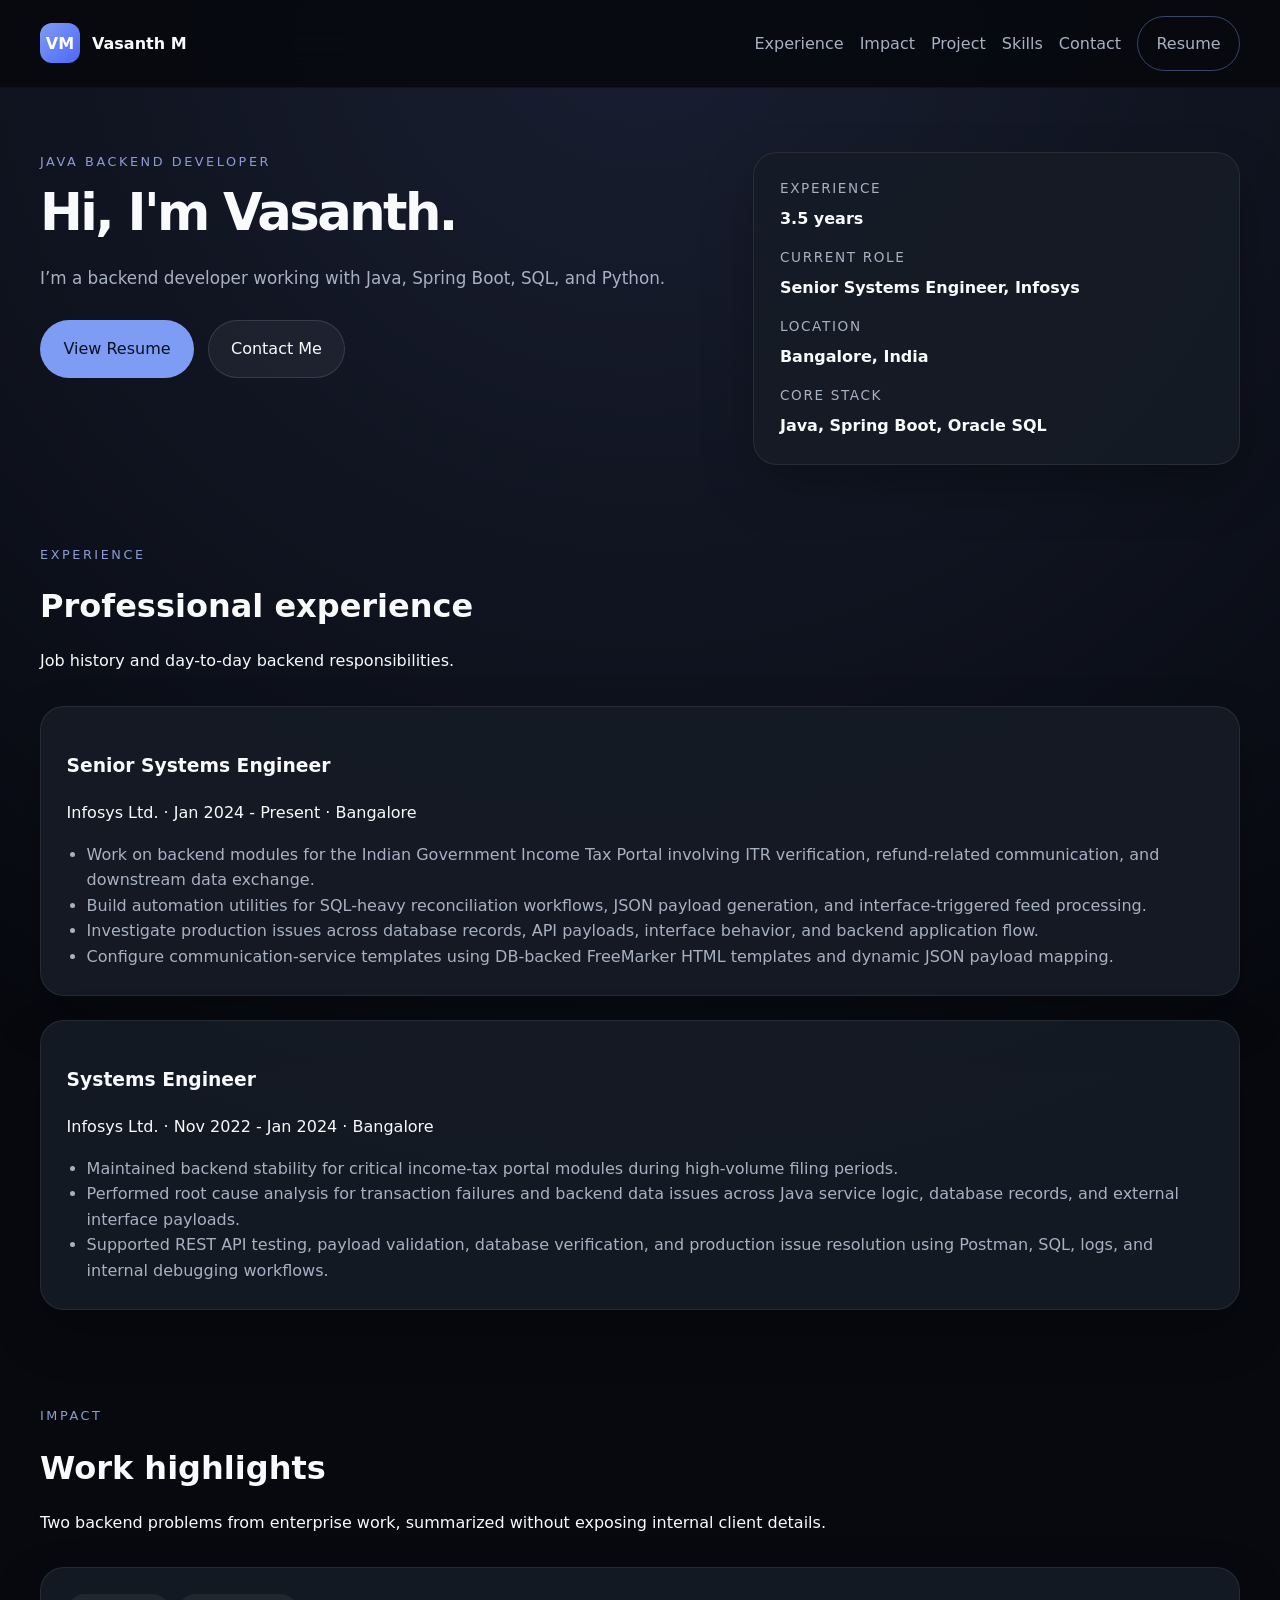
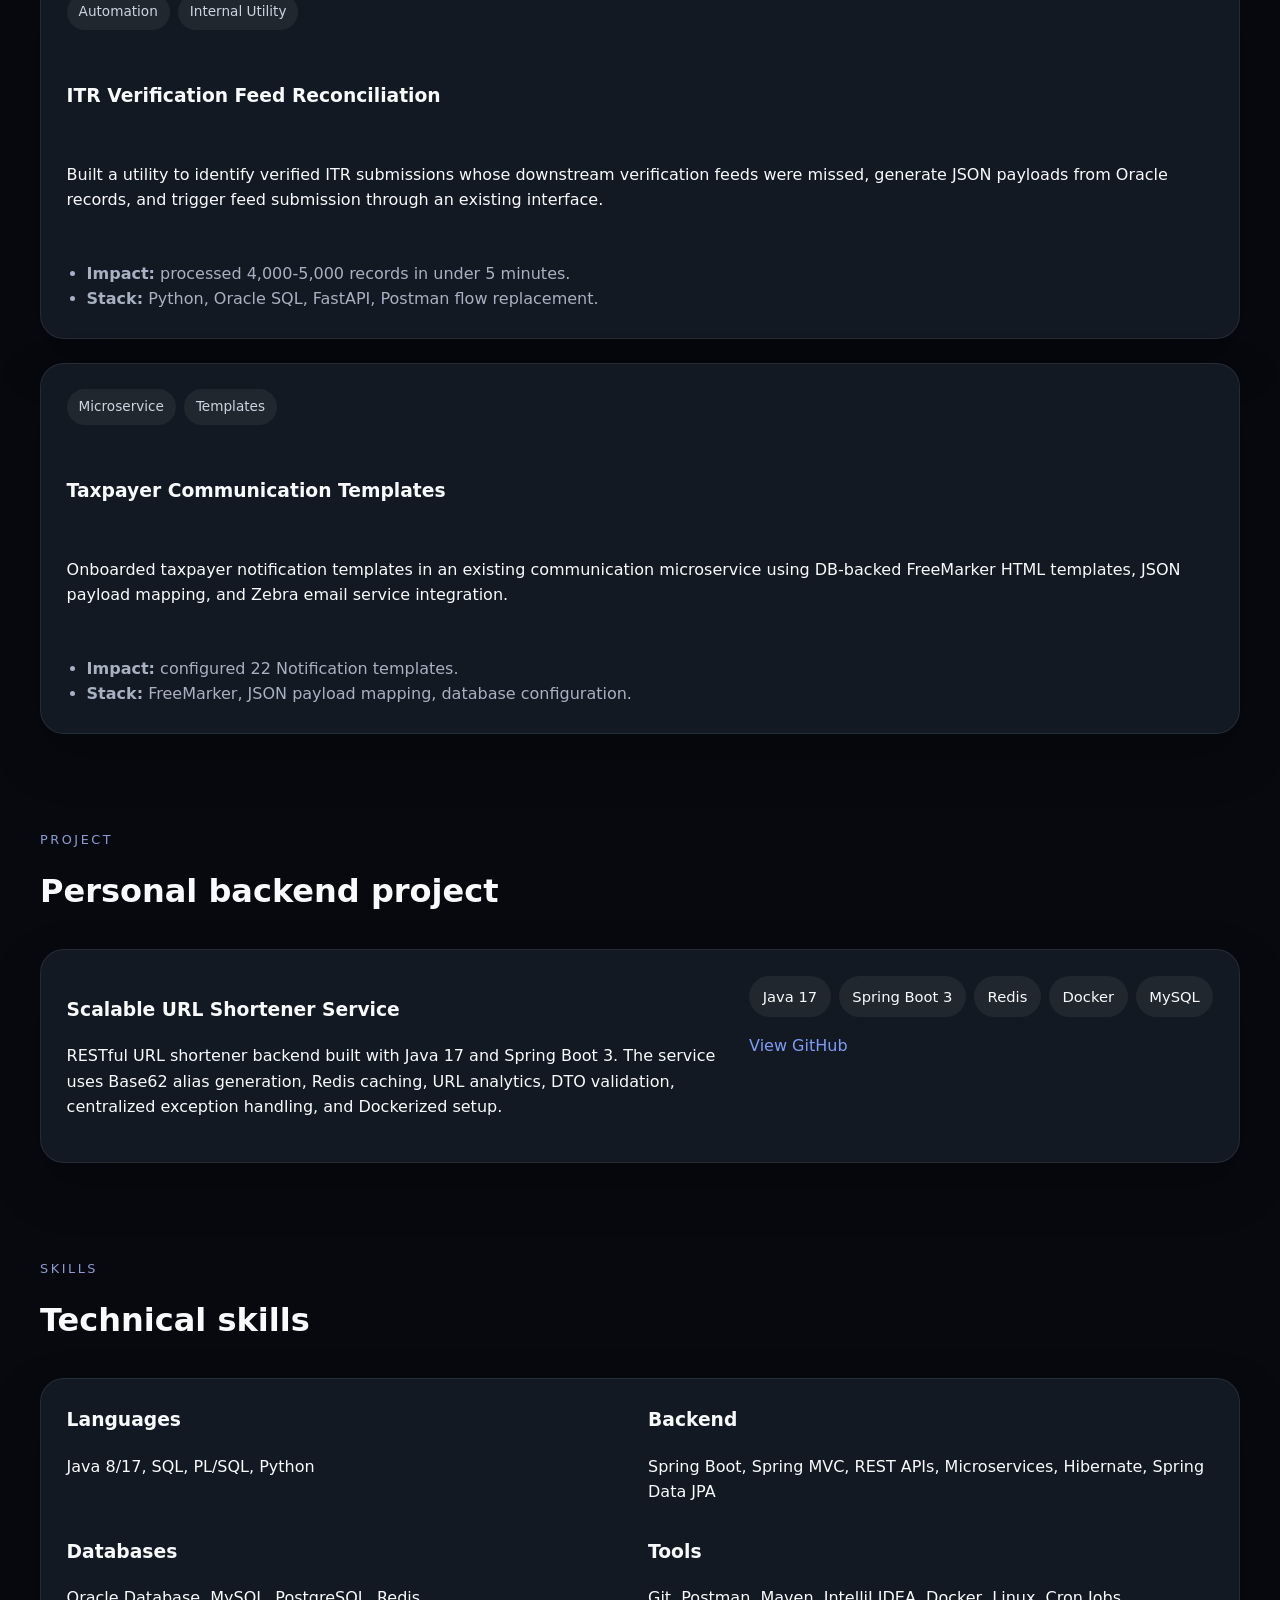
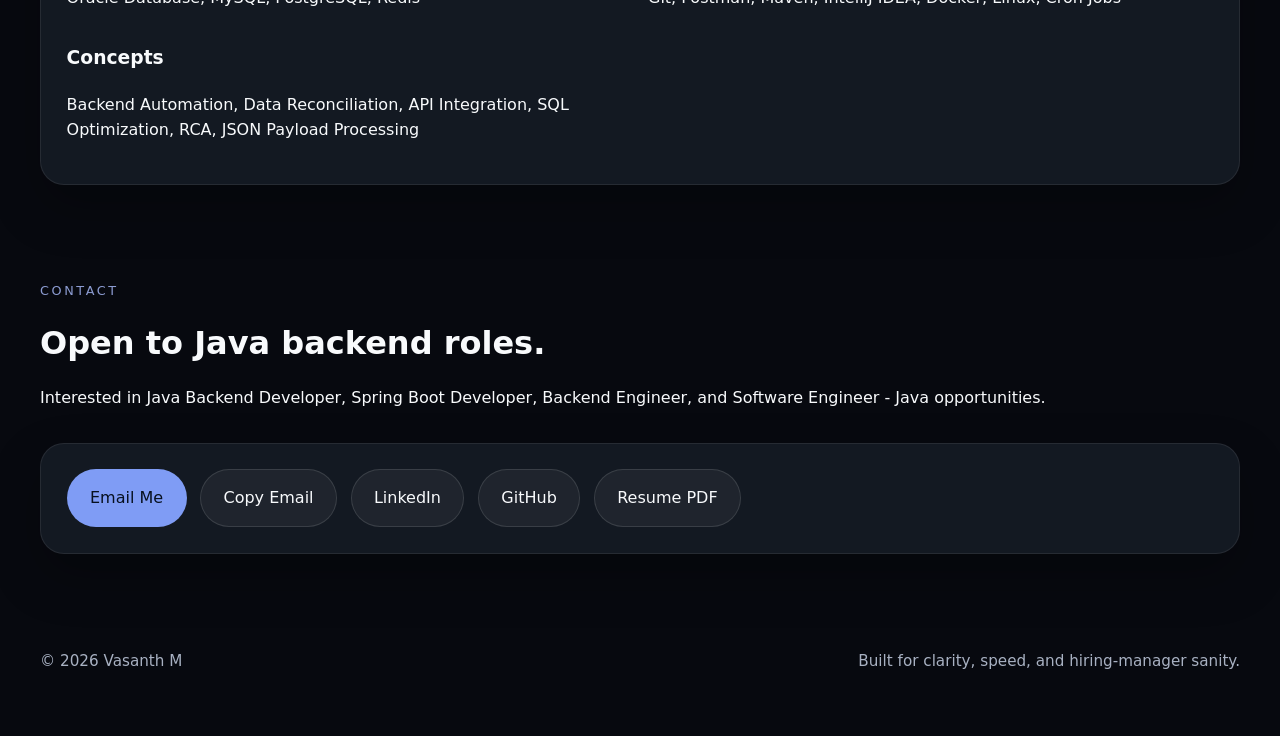
<file: vasanth_portfolio_site/index.html>
<!doctype html>
<html lang="en">
<head>
  <meta charset="utf-8" />
  <meta name="viewport" content="width=device-width, initial-scale=1" />
  <title>Vasanth M | Java Backend Developer</title>
  <meta name="description" content="Portfolio of Vasanth M, Java Backend Developer with 3.5 years of experience in Java, Spring Boot, REST APIs, Oracle SQL, backend automation, data reconciliation, and production debugging." />
  <meta name="author" content="Vasanth M" />
  <meta name="robots" content="index, follow" />
  <meta property="og:title" content="Vasanth M | Java Backend Developer" />
  <meta property="og:description" content="Java Backend Developer focused on Spring Boot APIs, SQL-heavy backend workflows, automation utilities, and production debugging." />
  <meta property="og:type" content="website" />
  <meta property="og:url" content="https://www.vasanthkumar.online/" />
  <meta name="theme-color" content="#111318" />
  <link rel="canonical" href="https://www.vasanthkumar.online/" />
  <link rel="stylesheet" href="styles.css" />
  <script type="application/ld+json">
  {
    "@context": "https://schema.org",
    "@type": "Person",
    "name": "Vasanth M",
    "jobTitle": "Java Backend Developer",
    "email": "mailto:vasanthmodepalli@gmail.com",
    "telephone": "+91-8500149037",
    "url": "https://www.vasanthkumar.online/",
    "sameAs": [
      "https://www.linkedin.com/in/vasanthmodepalli/",
      "https://github.com/modepallivasanth"
    ],
    "address": {
      "@type": "PostalAddress",
      "addressLocality": "Bangalore",
      "addressCountry": "India"
    }
  }
  </script>
</head>
<body>
  <a class="skip-link" href="#main">Skip to content</a>

  <header class="site-header">
    <nav class="nav container" aria-label="Primary navigation">
      <a class="brand" href="#top" aria-label="Vasanth M home">
        <span class="brand-mark">VM</span>
        <span>Vasanth M</span>
      </a>
      <button class="nav-toggle" type="button" aria-expanded="false" aria-controls="nav-menu">Menu</button>
      <div class="nav-menu" id="nav-menu">
        <a href="#experience">Experience</a>
        <a href="#impact">Impact</a>
        <a href="#project">Project</a>
        <a href="#skills">Skills</a>
        <a href="#contact">Contact</a>
        <a class="nav-resume" href="assets/Vasanth_M_Resume.pdf" target="_blank" rel="noopener">Resume</a>
      </div>
    </nav>
  </header>

  <main id="main">
    <section class="hero container" id="top">
      <div class="hero-copy-wrap">
        <p class="eyebrow">Java Backend Developer</p>
        <h1>Hi, I'm Vasanth.</h1>
        <p class="hero-copy">
           I’m a backend developer working with Java, Spring Boot, SQL, and Python.
        </p>
        <div class="hero-actions" aria-label="Primary actions">
          <a class="btn btn-primary" href="assets/Vasanth_M_Resume.pdf" target="_blank" rel="noopener">View Resume</a>
          <a class="btn btn-secondary" href="mailto:vasanthmodepalli@gmail.com?subject=Java%20Backend%20Developer%20Opportunity">Contact Me</a>
        </div>
      </div>

      <aside class="profile-card card" aria-label="Profile summary">
        <dl>
          <div>
            <dt>Experience</dt>
            <dd>3.5 years</dd>
          </div>
          <div>
            <dt>Current Role</dt>
            <dd>Senior Systems Engineer, Infosys</dd>
          </div>
          <div>
            <dt>Location</dt>
            <dd>Bangalore, India</dd>
          </div>
          <div>
            <dt>Core Stack</dt>
            <dd>Java, Spring Boot, Oracle SQL</dd>
          </div>
        </dl>
      </aside>
    </section>

    <!-- <section class="section container compact-section" aria-label="Career highlights">
      <div class="stat-grid">
        <article>
          <strong>4,000-5,000</strong>
          <span>verification-feed records processed through automation</span>
        </article>
        <article>
          <strong>&lt;5 minutes</strong>
          <span>execution time after replacing manual Postman flow</span>
        </article>
        <article>
          <strong>22</strong>
          <span>taxpayer communication templates onboarded</span>
        </article>
      </div>
    </section> -->

    <section class="section container" id="experience">
      <div class="section-heading">
        <p class="eyebrow">Experience</p>
        <h2>Professional experience</h2>
        <p>Job history and day-to-day backend responsibilities.</p>
      </div>

      <div class="experience-list">
        <article class="experience-card card">
          <div class="experience-meta">
            <h3>Senior Systems Engineer</h3>
            <p>Infosys Ltd. · Jan 2024 - Present · Bangalore</p>
          </div>
          <ul>
            <li>Work on backend modules for the Indian Government Income Tax Portal involving ITR verification, refund-related communication, and downstream data exchange.</li>
            <li>Build automation utilities for SQL-heavy reconciliation workflows, JSON payload generation, and interface-triggered feed processing.</li>
            <li>Investigate production issues across database records, API payloads, interface behavior, and backend application flow.</li>
            <li>Configure communication-service templates using DB-backed FreeMarker HTML templates and dynamic JSON payload mapping.</li>
          </ul>
        </article>

        <article class="experience-card card">
          <div class="experience-meta">
            <h3>Systems Engineer</h3>
            <p>Infosys Ltd. · Nov 2022 - Jan 2024 · Bangalore</p>
          </div>
          <ul>
            <li>Maintained backend stability for critical income-tax portal modules during high-volume filing periods.</li>
            <li>Performed root cause analysis for transaction failures and backend data issues across Java service logic, database records, and external interface payloads.</li>
            <li>Supported REST API testing, payload validation, database verification, and production issue resolution using Postman, SQL, logs, and internal debugging workflows.</li>
          </ul>
        </article>
      </div>
    </section>

    <section class="section container" id="impact">
      <div class="section-heading">
        <p class="eyebrow">Impact</p>
        <h2>Work highlights</h2>
        <p>Two backend problems from enterprise work, summarized without exposing internal client details.</p>
      </div>

      <div class="impact-grid">
        <article class="impact-card card">
          <div class="card-labels">
            <span>Automation</span>
            <span>Internal Utility</span>
          </div>
          <h3>ITR Verification Feed Reconciliation</h3>
          <p>
            Built a utility to identify verified ITR submissions whose downstream verification feeds were missed, generate JSON payloads from Oracle records, and trigger feed submission through an existing interface.
          </p>
          <ul class="mini-list">
            <li><strong>Impact:</strong> processed 4,000-5,000 records in under 5 minutes.</li>
            <li><strong>Stack:</strong> Python, Oracle SQL, FastAPI, Postman flow replacement.</li>
          </ul>
        </article>

        <article class="impact-card card">
          <div class="card-labels">
            <span>Microservice</span>
            <span>Templates</span>
          </div>
          <h3>Taxpayer Communication Templates</h3>
          <p>
            Onboarded taxpayer notification templates in an existing communication microservice using DB-backed FreeMarker HTML templates, JSON payload mapping, and Zebra email service integration.
          </p>
          <ul class="mini-list">
            <li><strong>Impact:</strong> configured 22 Notification templates.</li>
            <li><strong>Stack:</strong> FreeMarker, JSON payload mapping, database configuration.</li>
          </ul>
        </article>
      </div>
    </section>

    <section class="section container" id="project">
      <div class="section-heading">
        <p class="eyebrow">Project</p>
        <h2>Personal backend project</h2>
      </div>

      <article class="project-feature card">
        <div>
          <h3>Scalable URL Shortener Service</h3>
          <p>
            RESTful URL shortener backend built with Java 17 and Spring Boot 3. The service uses Base62 alias generation, Redis caching, URL analytics, DTO validation, centralized exception handling, and Dockerized setup.
          </p>
        </div>
        <div class="project-side">
          <div class="chip-row">
            <span>Java 17</span>
            <span>Spring Boot 3</span>
            <span>Redis</span>
            <span>Docker</span>
            <span>MySQL</span>
          </div>
          <a class="text-link" href="https://github.com/modepallivasanth" target="_blank" rel="noopener">View GitHub</a>
        </div>
      </article>
    </section>

    <section class="section container" id="skills">
      <div class="section-heading">
        <p class="eyebrow">Skills</p>
        <h2>Technical skills</h2>
      </div>

      <div class="skills-table card">
        <div>
          <h3>Languages</h3>
          <p>Java 8/17, SQL, PL/SQL, Python</p>
        </div>
        <div>
          <h3>Backend</h3>
          <p>Spring Boot, Spring MVC, REST APIs, Microservices, Hibernate, Spring Data JPA</p>
        </div>
        <div>
          <h3>Databases</h3>
          <p>Oracle Database, MySQL, PostgreSQL, Redis</p>
        </div>
        <div>
          <h3>Tools</h3>
          <p>Git, Postman, Maven, IntelliJ IDEA, Docker, Linux, Cron Jobs</p>
        </div>
        <div>
          <h3>Concepts</h3>
          <p>Backend Automation, Data Reconciliation, API Integration, SQL Optimization, RCA, JSON Payload Processing</p>
        </div>
      </div>
    </section>

    <section class="section container" id="contact">
      <div class="section-heading">
        <p class="eyebrow">Contact</p>
        <h2>Open to Java backend roles.</h2>
        <p>Interested in Java Backend Developer, Spring Boot Developer, Backend Engineer, and Software Engineer - Java opportunities.</p>
      </div>

      <div class="contact-panel card">
        <div class="contact-actions" aria-label="Contact links">
          <a class="btn btn-primary" href="mailto:vasanthmodepalli@gmail.com?subject=Java%20Backend%20Developer%20Opportunity">Email Me</a>
          <button class="btn btn-secondary" type="button" data-copy="vasanthmodepalli@gmail.com">Copy Email</button>
          <a class="btn btn-secondary" href="https://www.linkedin.com/in/vasanthmodepalli/" target="_blank" rel="noopener">LinkedIn</a>
          <a class="btn btn-secondary" href="https://github.com/modepallivasanth" target="_blank" rel="noopener">GitHub</a>
          <a class="btn btn-secondary" href="assets/Vasanth_M_Resume.pdf" target="_blank" rel="noopener">Resume PDF</a>
        </div>
      </div>
    </section>
  </main>

  <footer class="footer container">
    <p>© <span id="year"></span> Vasanth M</p>
    <p>Built for clarity, speed, and hiring-manager sanity.</p>
  </footer>

  <script src="script.js"></script>
</body>
</html>
</file>
<file: vasanth_portfolio_site/styles.css>
:root {
  color-scheme: dark;
  --bg: #07090f;
  --surface: #0f1720;
  --surface-2: #161c26;
  --surface-border: rgba(255, 255, 255, 0.08);
  --text: #f8fafc;
  --muted: #a8b1c2;
  --primary: #7f9cf5;
  --primary-strong: #4f6efb;
  --radius: 24px;
  --shadow: 0 22px 50px rgba(0, 0, 0, 0.25);
  font-family: Inter, system-ui, -apple-system, BlinkMacSystemFont, "Segoe UI", sans-serif;
}

*,
*::before,
*::after {
  box-sizing: border-box;
}

html {
  scroll-behavior: smooth;
}

body {
  margin: 0;
  min-height: 100vh;
  overflow-x: hidden;
  background: radial-gradient(circle at top, rgba(127, 156, 245, 0.15), transparent 30%), var(--bg);
  color: var(--text);
  line-height: 1.6;
}

.skip-link {
  position: absolute;
  left: -9999px;
  top: auto;
  width: 1px;
  height: 1px;
  overflow: hidden;
}

.skip-link:focus-visible {
  position: fixed;
  left: 1rem;
  top: 1rem;
  width: auto;
  height: auto;
  padding: 0.85rem 1rem;
  background: rgba(15, 23, 42, 0.96);
  border-radius: 999px;
  color: var(--text);
  text-decoration: none;
  z-index: 20;
}

img {
  max-width: 100%;
  display: block;
}

button,
a {
  font: inherit;
}

.container {
  width: min(1200px, calc(100% - 2rem));
  margin: 0 auto;
}

.site-header {
  position: sticky;
  top: 0;
  z-index: 10;
  backdrop-filter: blur(18px);
  background: rgba(7, 9, 15, 0.92);
  border-bottom: 1px solid rgba(255, 255, 255, 0.04);
}

.nav {
  display: flex;
  align-items: center;
  justify-content: space-between;
  gap: 1.5rem;
  padding: 1rem 0;
}

.brand {
  display: inline-flex;
  align-items: center;
  gap: 0.75rem;
  text-decoration: none;
  color: var(--text);
  font-weight: 600;
}

.brand-mark {
  width: 40px;
  height: 40px;
  display: inline-flex;
  align-items: center;
  justify-content: center;
  border-radius: 12px;
  background: linear-gradient(135deg, var(--primary), #4c67f8);
  color: white;
  font-weight: 700;
}

.nav-toggle {
  display: none;
  border: 1px solid rgba(255, 255, 255, 0.12);
  background: rgba(255, 255, 255, 0.03);
  color: var(--text);
  border-radius: 12px;
  padding: 0.8rem 1rem;
  cursor: pointer;
}

.nav-menu {
  display: flex;
  flex-wrap: wrap;
  align-items: center;
  justify-content: flex-end;
  gap: 1rem;
}

.nav-menu a {
  color: var(--muted);
  text-decoration: none;
  transition: color 0.2s ease;
}

.nav-menu a:hover,
.nav-menu a:focus-visible {
  color: var(--text);
}

.nav-resume {
  padding: 0.85rem 1.15rem;
  border: 1px solid rgba(127, 156, 245, 0.4);
  border-radius: 999px;
  color: var(--primary);
}

.hero {
  display: grid;
  grid-template-columns: minmax(0, 1.4fr) minmax(280px, 1fr);
  gap: 2rem;
  align-items: start;
  padding: 4rem 0 2rem;
}

.hero-copy-wrap {
  max-width: 680px;
}

.eyebrow {
  margin: 0 0 1rem;
  color: #8c9cd2;
  letter-spacing: 0.2em;
  text-transform: uppercase;
  font-size: 0.8rem;
}

h1 {
  margin: 0;
  font-size: clamp(2.75rem, 4vw, 4.5rem);
  line-height: 0.95;
  letter-spacing: -0.05em;
}

.hero-copy {
  margin: 1.75rem 0;
  font-size: 1.05rem;
  max-width: 720px;
  color: var(--muted);
}

.hero-actions {
  display: flex;
  flex-wrap: wrap;
  gap: 0.85rem;
}

.btn {
  display: inline-flex;
  align-items: center;
  justify-content: center;
  border-radius: 999px;
  padding: 0.95rem 1.4rem;
  text-decoration: none;
  border: 1px solid transparent;
  transition: transform 0.2s ease, background 0.2s ease, border-color 0.2s ease;
}

.btn:hover,
.btn:focus-visible {
  transform: translateY(-1px);
}

.btn-primary {
  background: var(--primary);
  color: #07101f;
}

.btn-secondary {
  background: rgba(255, 255, 255, 0.05);
  color: var(--text);
  border-color: rgba(255, 255, 255, 0.12);
}

.card {
  background: rgba(22, 28, 38, 0.88);
  border: 1px solid var(--surface-border);
  border-radius: var(--radius);
  box-shadow: var(--shadow);
  padding: 1.6rem;
}

.profile-card {
  width: 100%;
  min-width: 0;
}

.profile-card dl {
  display: grid;
  gap: 1rem;
  margin: 0;
}

.profile-card dt {
  margin: 0;
  font-size: 0.85rem;
  color: var(--muted);
  text-transform: uppercase;
  letter-spacing: 0.12em;
}

.profile-card dd {
  margin: 0.35rem 0 0;
  font-weight: 600;
}

.section {
  padding: 3rem 0;
}

.compact-section {
  padding-top: 0;
}

.stat-grid {
  display: grid;
  grid-template-columns: repeat(3, minmax(0, 1fr));
  gap: 1rem;
}

.stat-grid article {
  padding: 1.5rem;
  border: 1px solid rgba(255, 255, 255, 0.08);
  border-radius: var(--radius);
}

.stat-grid strong {
  display: block;
  font-size: 2rem;
  margin-bottom: 0.75rem;
  color: var(--text);
}

.section-heading {
  margin-bottom: 2rem;
}

.section-heading h2 {
  margin: 0.35rem 0 0;
  font-size: clamp(2rem, 2.5vw, 2.75rem);
}

.experience-list,
.impact-grid {
  display: grid;
  gap: 1.5rem;
}

.experience-card ul,
.impact-card ul {
  padding-left: 1.25rem;
  margin: 1rem 0 0;
  color: var(--muted);
}

.impact-card {
  display: grid;
  gap: 1rem;
}

.card-labels {
  display: flex;
  flex-wrap: wrap;
  gap: 0.5rem;
  margin-bottom: 1rem;
}

.card-labels span {
  background: rgba(255, 255, 255, 0.06);
  padding: 0.45rem 0.75rem;
  border-radius: 999px;
  color: #cbd5e1;
  font-size: 0.85rem;
}

.project-feature {
  display: grid;
  grid-template-columns: 1.5fr auto;
  gap: 1.5rem;
  align-items: start;
}

.chip-row {
  display: flex;
  flex-wrap: wrap;
  gap: 0.5rem;
  margin-bottom: 1rem;
}

.chip-row span {
  background: rgba(255, 255, 255, 0.06);
  padding: 0.55rem 0.85rem;
  border-radius: 999px;
  font-size: 0.92rem;
}

.text-link {
  color: var(--primary);
  text-decoration: none;
}

.skills-table {
  display: grid;
  gap: 1rem;
  grid-template-columns: repeat(2, minmax(0, 1fr));
}

.skills-table h3 {
  margin-top: 0;
}

.contact-panel {
  display: flex;
  justify-content: space-between;
  align-items: center;
}

.contact-actions {
  display: flex;
  flex-wrap: wrap;
  gap: 0.85rem;
}

.footer {
  padding: 2rem 0 3rem;
  display: flex;
  flex-wrap: wrap;
  justify-content: space-between;
  gap: 1rem;
  color: var(--muted);
  font-size: 0.95rem;
}

@media (max-width: 980px) {
  .hero {
    grid-template-columns: 1fr;
  }
  .project-feature {
    grid-template-columns: 1fr;
  }
  .skills-table {
    grid-template-columns: 1fr;
  }
  .contact-panel {
    flex-direction: column;
    align-items: stretch;
  }
}

@media (max-width: 820px) {
  .nav {
    flex-direction: column;
    align-items: stretch;
  }

  .nav-toggle {
    display: inline-flex;
  }

  .nav-menu {
    width: 100%;
    display: flex;
    flex-direction: column;
    gap: 0.75rem;
    max-height: 0;
    opacity: 0;
    visibility: hidden;
    overflow: hidden;
    padding: 0;
    transition: max-height 0.3s ease, opacity 0.3s ease, visibility 0.3s ease;
  }

  .nav-menu.is-open {
    max-height: 520px;
    opacity: 1;
    visibility: visible;
  }

  .nav-menu a {
    padding: 0.9rem 0;
    border-bottom: 1px solid rgba(255, 255, 255, 0.08);
  }

  .stat-grid {
    grid-template-columns: 1fr;
  }

  .experience-list,
  .impact-grid {
    grid-template-columns: 1fr;
  }

  .hero-actions,
  .contact-actions {
    flex-direction: column;
  }
}

@media (max-width: 560px) {
  .container {
    width: calc(100% - 1.5rem);
  }
  h1 {
    font-size: 2.5rem;
  }
  .nav-menu a {
    padding: 0.85rem 0;
  }
}
</file>
